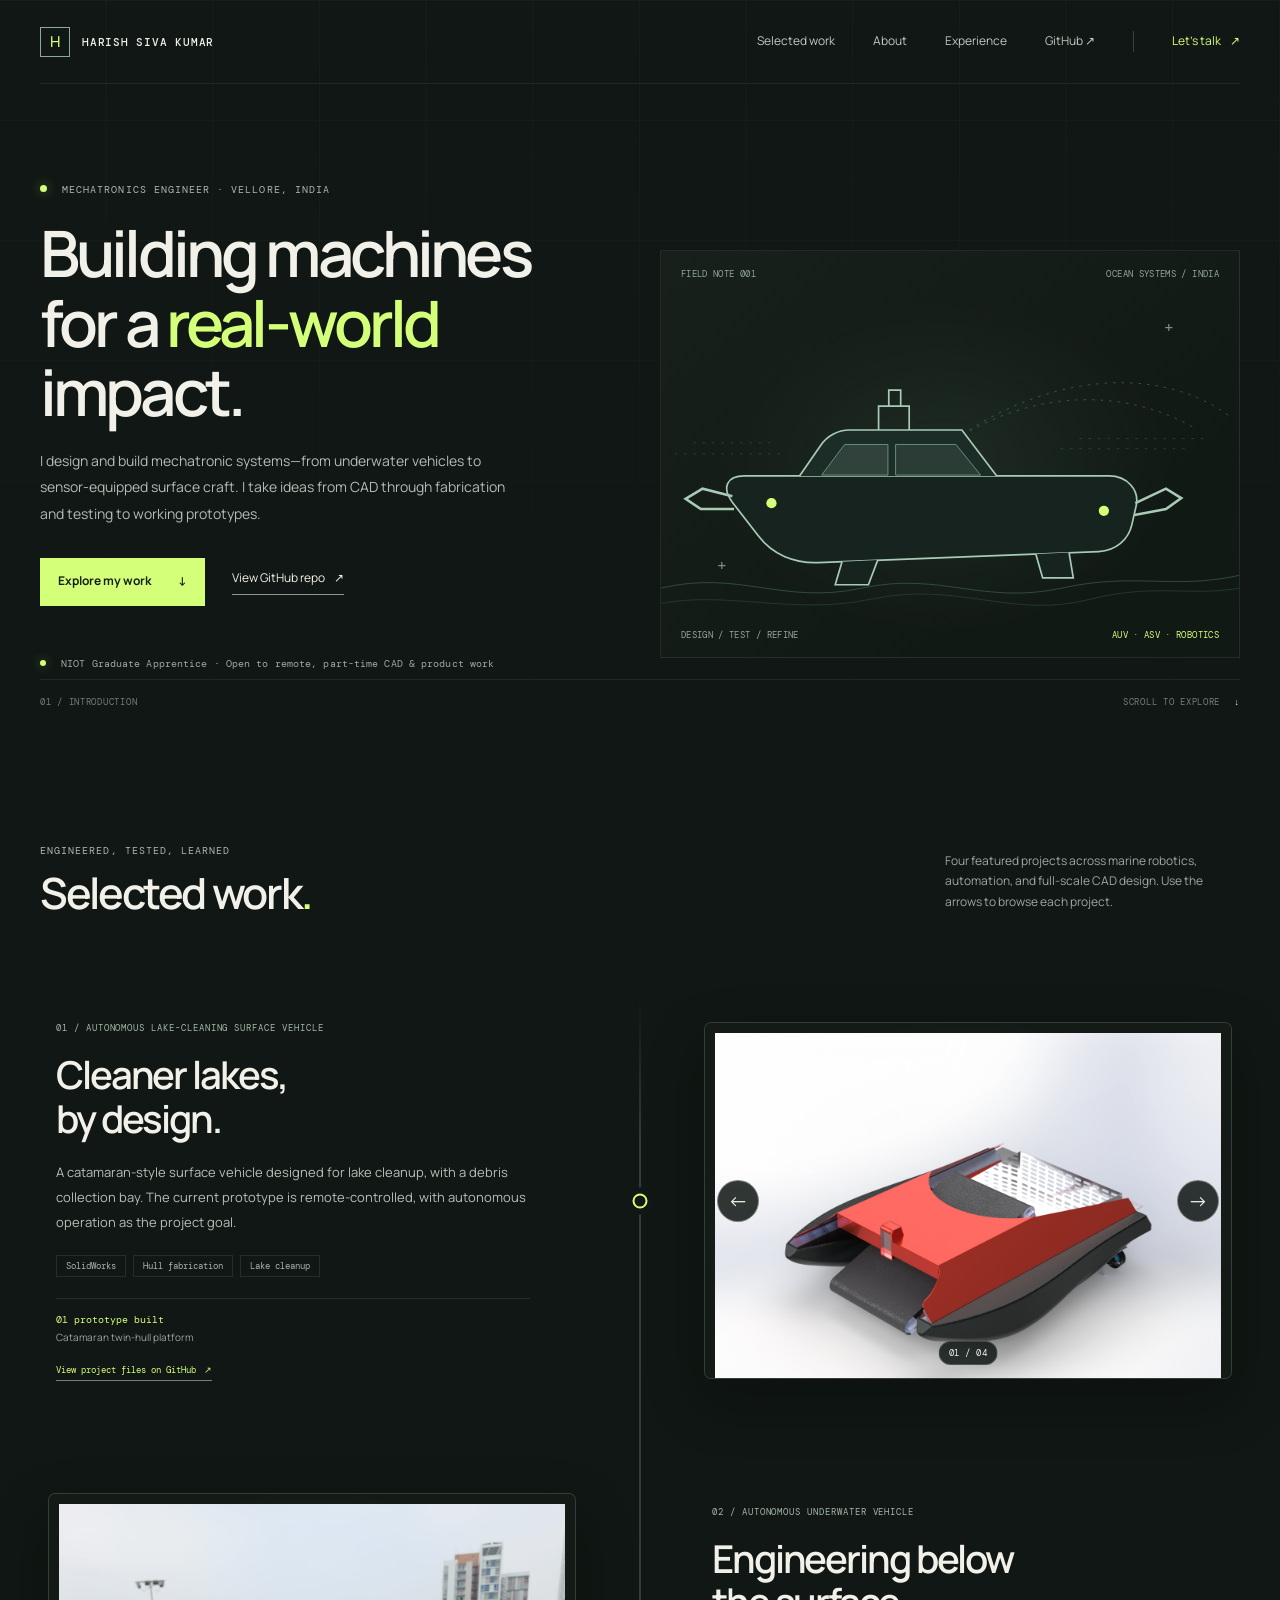
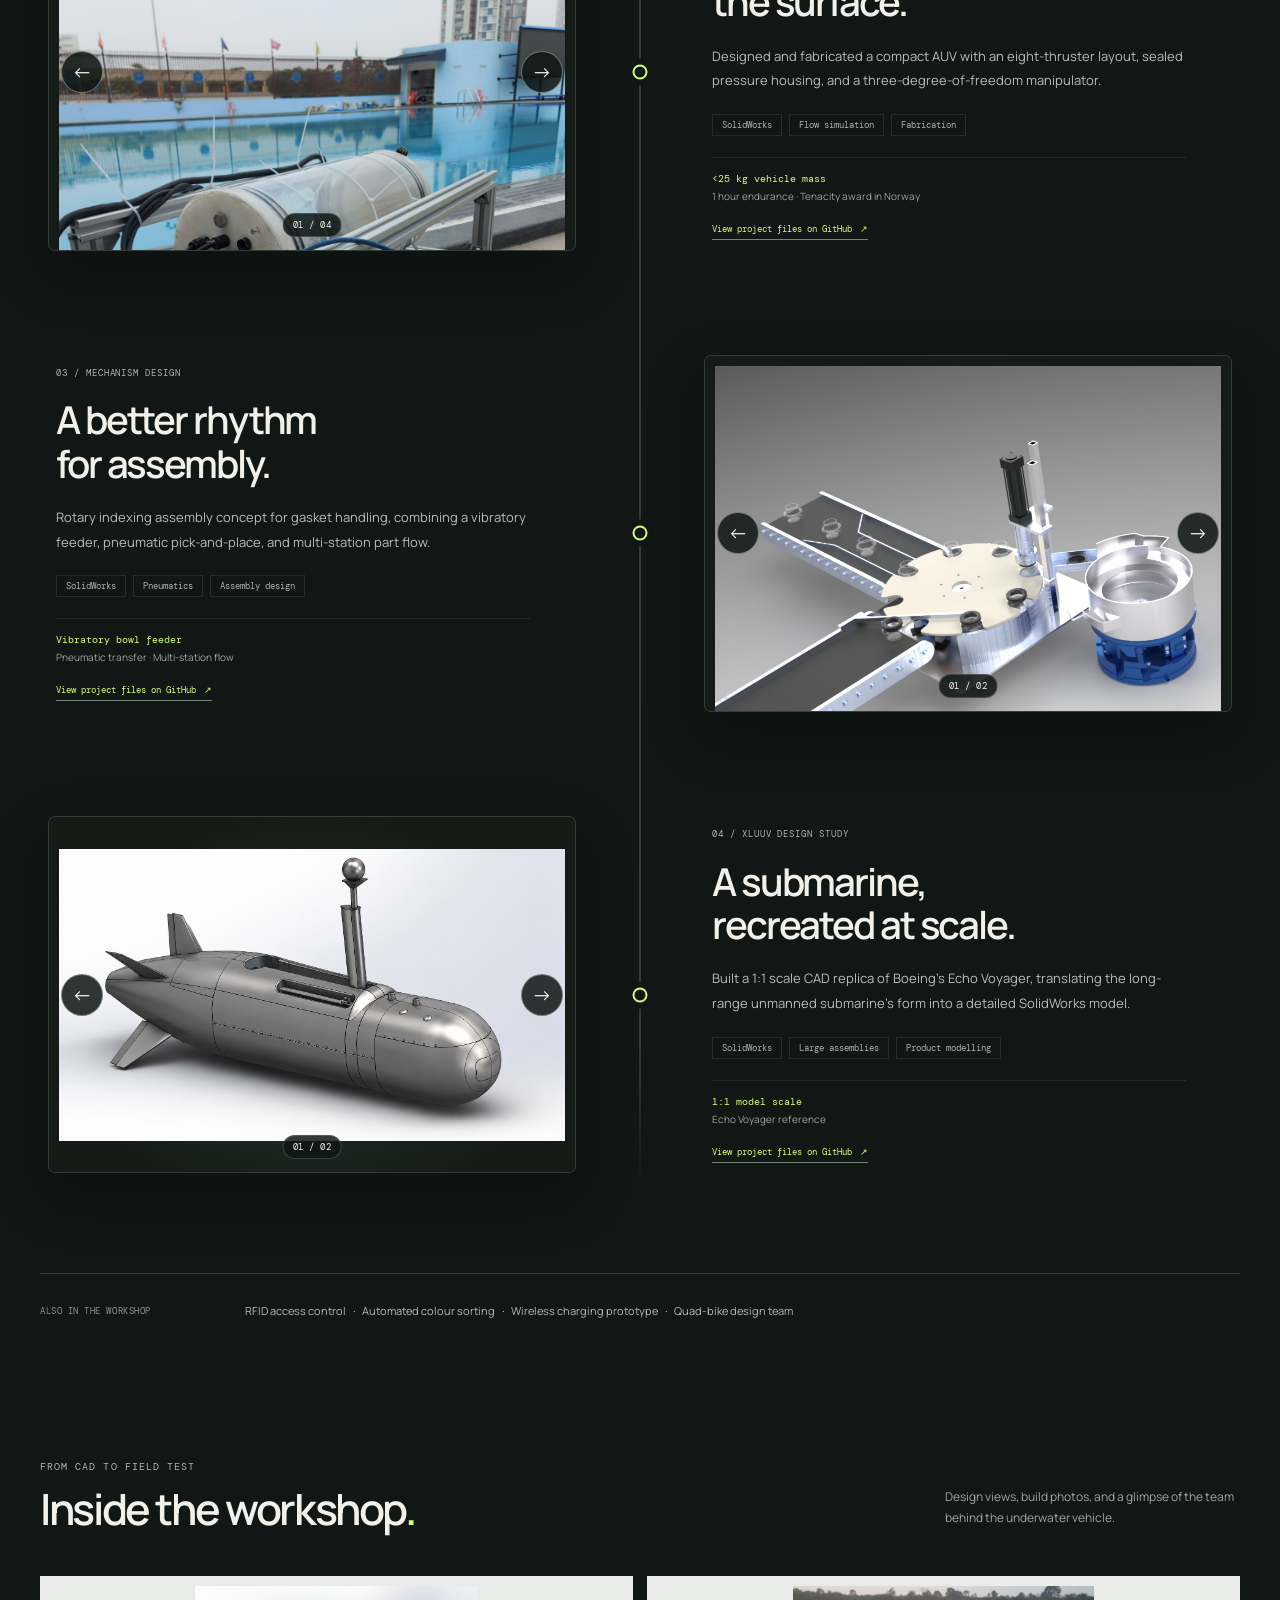
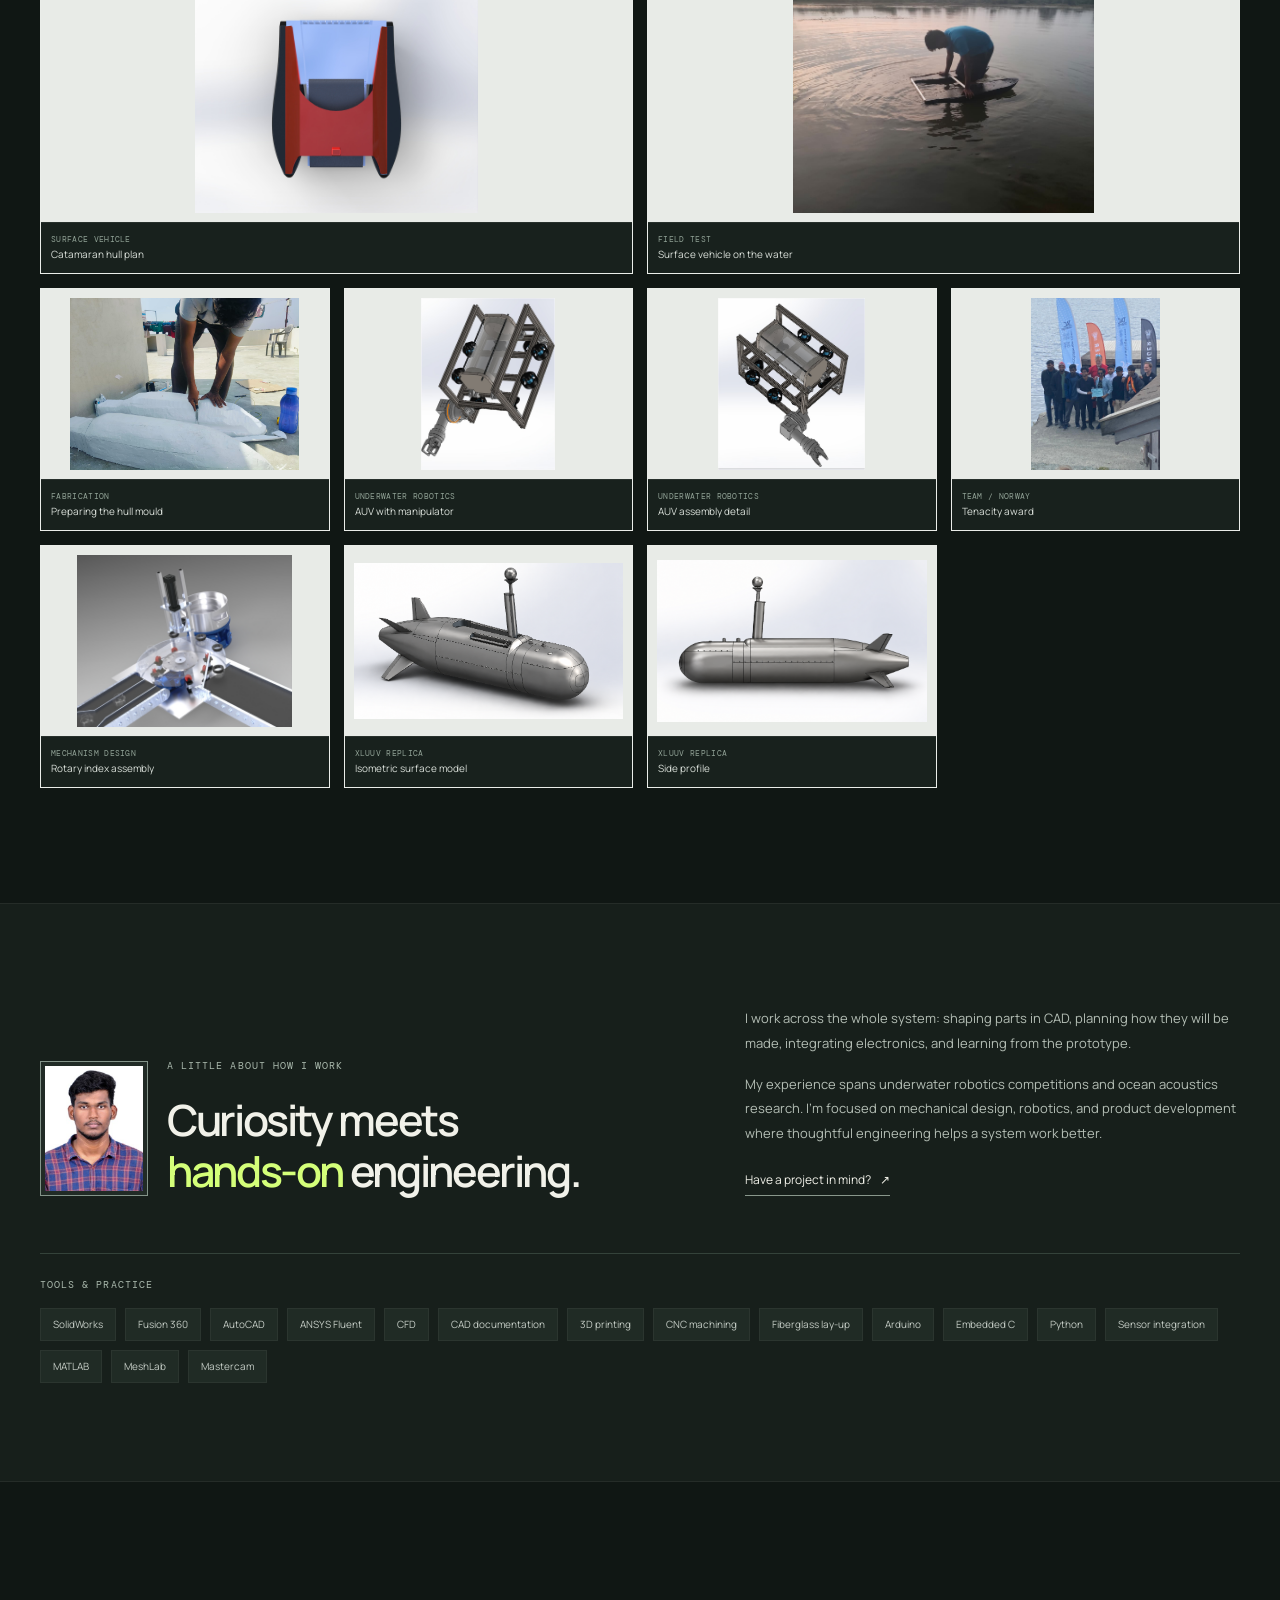
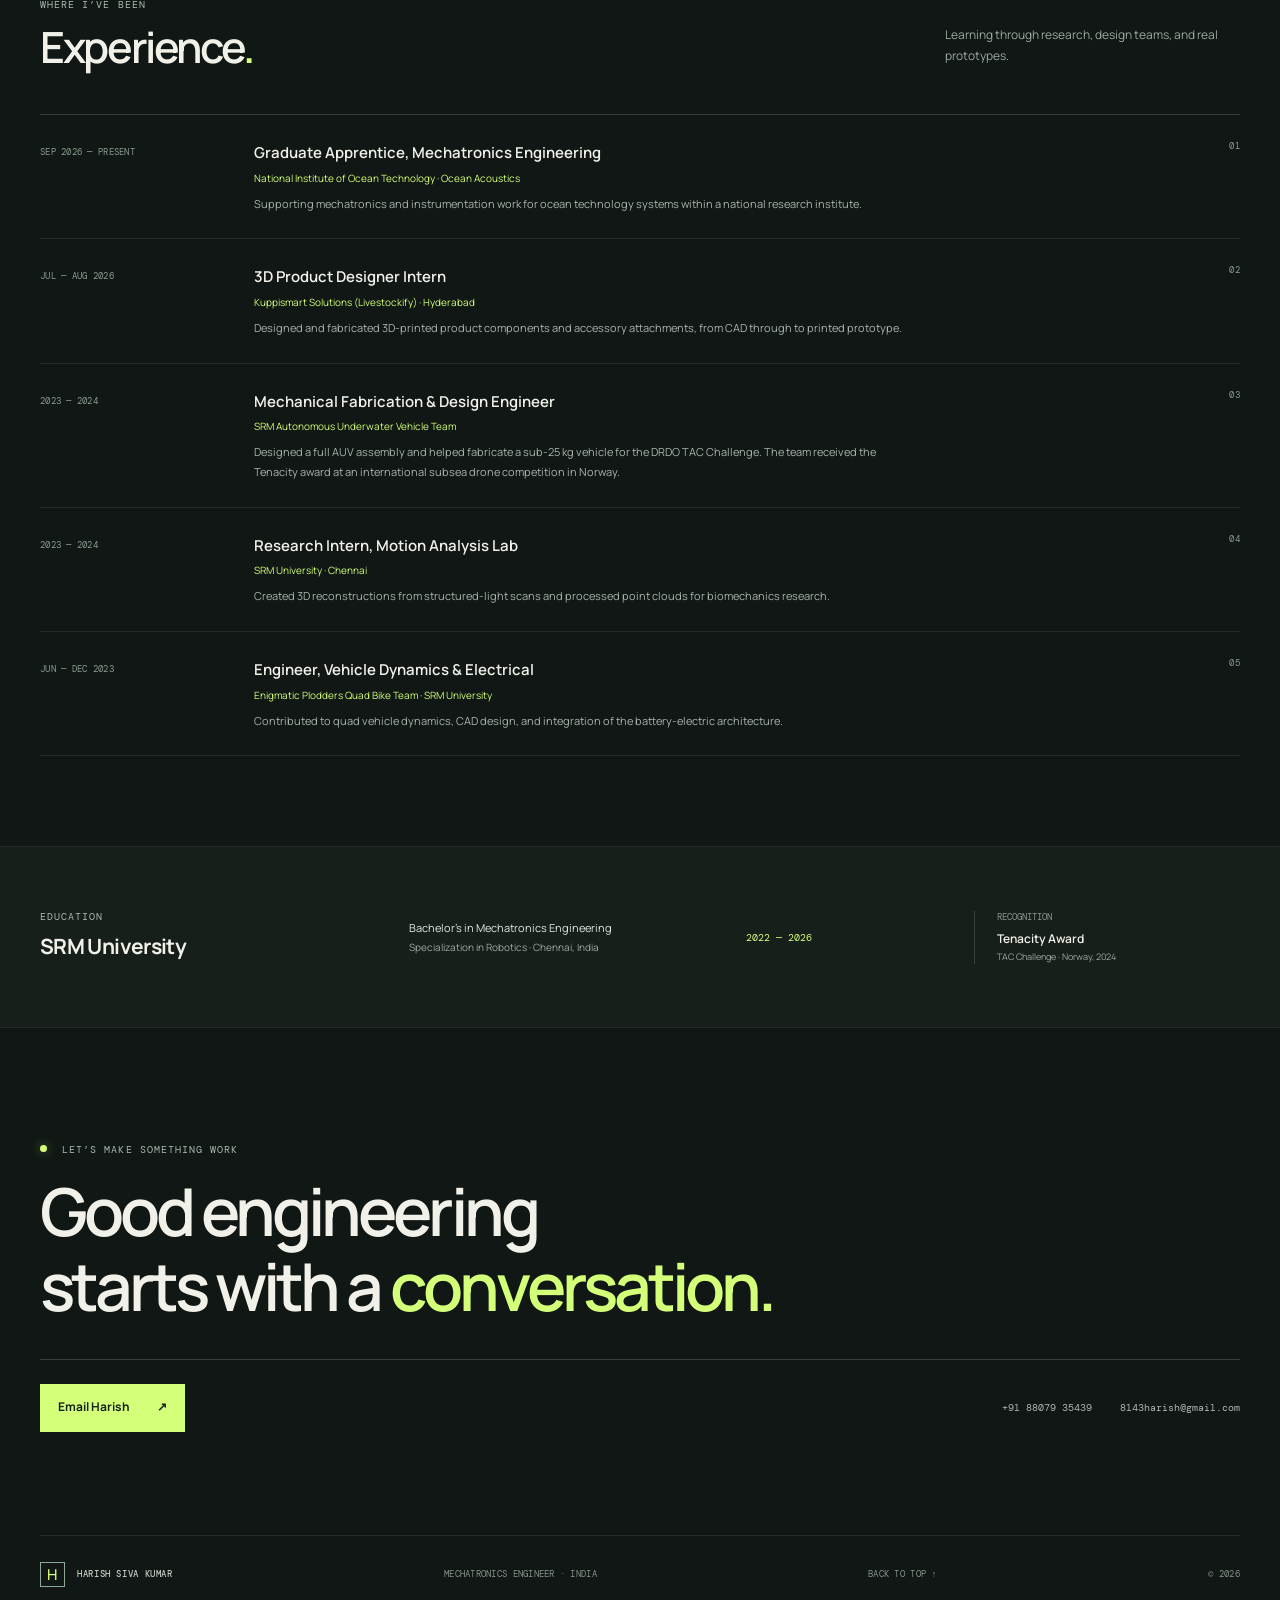
<file: index.html>
<!doctype html>
<html lang="en">
<head>
  <meta charset="utf-8">
  <meta name="viewport" content="width=device-width, initial-scale=1">
  <meta name="theme-color" content="#101714">
  <meta name="description" content="Harish Siva Kumar — Mechatronics engineer building underwater robots, smart vehicles, and practical hardware." />
  <title>Harish Siva Kumar — Mechatronics Engineer</title>
  <link rel="preconnect" href="https://fonts.googleapis.com">
  <link rel="preconnect" href="https://fonts.gstatic.com" crossorigin>
  <link href="https://fonts.googleapis.com/css2?family=DM+Mono:wght@400;500&family=Manrope:wght@400;500;600;700;800&display=swap" rel="stylesheet">
  <link rel="stylesheet" href="styles.css">
  <script src="script.js" defer></script>
</head>
<body>
  <div class="page-grid" aria-hidden="true"></div>
  <header class="topbar wrap">
    <a class="wordmark" href="#top" aria-label="Harish Siva Kumar home"><span class="mark">H</span><span>HARISH SIVA KUMAR</span></a>
    <button class="menu-toggle" aria-expanded="false" aria-controls="site-nav" aria-label="Open navigation"><span></span><span></span></button>
    <nav id="site-nav" class="nav">
      <a href="#work">Selected work</a><a href="#about">About</a><a href="#experience">Experience</a><a href="https://github.com/harishbefun" target="_blank" rel="noreferrer">GitHub <span>↗</span></a>
      <a class="nav-contact" href="mailto:8143harish@gmail.com">Let’s talk <span>↗</span></a>
    </nav>
  </header>

  <main id="top">
    <section class="hero wrap">
      <div class="hero-copy">
        <p class="eyebrow"><i></i> MECHATRONICS ENGINEER <span>·</span> VELLORE, INDIA</p>
        <h1>Building machines<br>for a <em>real-world</em> impact.</h1>
        <p class="intro">I design and build mechatronic systems—from underwater vehicles to sensor-equipped surface craft. I take ideas from CAD through fabrication and testing to working prototypes.</p>
        <div class="hero-actions"><a class="button button-primary" href="#work">Explore my work <span>↓</span></a><a class="text-link" href="https://github.com/harishbefun/Harish_sivakumar" target="_blank" rel="noreferrer">View GitHub repo <span>↗</span></a></div>
        <div class="availability"><span class="pulse"></span> NIOT Graduate Apprentice · Open to remote, part-time CAD &amp; product work</div>
      </div>
      <div class="hero-art" aria-label="Abstract technical illustration of an underwater vehicle" role="img">
        <div class="art-label label-top"><span>FIELD NOTE 001</span><span>OCEAN SYSTEMS / INDIA</span></div>
        <svg class="submarine" viewBox="0 0 680 390" fill="none" xmlns="http://www.w3.org/2000/svg" aria-hidden="true">
          <path class="sonar sonar-a" d="M322 188C416 113 538 104 628 157"/><path class="sonar sonar-b" d="M322 188C443 90 585 80 669 143"/>
          <path d="M98 213H527C548 213 563 229 559 248L554 270C550 288 535 301 515 302L185 315C156 316 131 305 115 284L84 244C71 226 78 213 98 213Z" fill="#17231F" stroke="#A7CBB5" stroke-width="2"/>
          <path d="M163 213L188 177C195 166 208 159 222 159H354L395 213" fill="#1C2C26" stroke="#A7CBB5" stroke-width="2"/>
          <path d="M216 176H267V212H189L216 176Z" fill="#A9C7B7" fill-opacity=".14" stroke="#6F9E85"/>
          <path d="M276 176H347L376 212H276V176Z" fill="#A9C7B7" fill-opacity=".1" stroke="#6F9E85"/>
          <path d="M84 237L49 228L29 240L47 252L86 252M558 245L594 228L612 239L594 252L557 259" stroke="#A7CBB5" stroke-width="3"/>
          <path d="M213 314L205 341H244L255 312M441 305L449 333H485L480 303" fill="#17231F" stroke="#A7CBB5" stroke-width="2"/>
          <circle cx="130" cy="245" r="6" fill="#D4FF79"/><circle cx="521" cy="254" r="6" fill="#D4FF79"/>
          <path d="M256 159V131H292V159M268 131V112H282V131" stroke="#A7CBB5" stroke-width="2"/>
          <path d="M0 345C92 323 143 365 236 345C329 325 378 365 471 345C557 326 603 347 680 330" stroke="#355344" stroke-width="1"/>
          <path d="M0 363C80 348 156 377 247 358C349 336 412 382 505 358C581 339 620 355 680 345" stroke="#263D32" stroke-width="1"/>
          <path d="M16 187H143M38 174H132M470 181H617M492 169H645" stroke="#50725E" stroke-opacity=".45" stroke-dasharray="3 8"/>
        </svg>
        <div class="art-label label-bottom"><span>DESIGN / TEST / REFINE</span><span class="coord">AUV · ASV · ROBOTICS</span></div>
        <span class="cross cross-one">+</span><span class="cross cross-two">+</span>
      </div>
      <div class="hero-meta"><span>01 / INTRODUCTION</span><span>SCROLL TO EXPLORE <b>↓</b></span></div>
    </section>

    <section id="work" class="section wrap work-section">
      <div class="section-head"><div><p class="eyebrow">ENGINEERED, TESTED, LEARNED</p><h2>Selected work<span class="lime">.</span></h2></div><p class="section-note">Four featured projects across marine robotics, automation, and full-scale CAD design. Use the arrows to browse each project.</p></div>
      <div class="project-story-list">
        <article class="project-story">
          <div class="story-copy"><p class="eyebrow">01 / AUTONOMOUS LAKE-CLEANING SURFACE VEHICLE</p><h3>Cleaner lakes,<br>by design.</h3><p>A catamaran-style surface vehicle designed for lake cleanup, with a debris collection bay. The current prototype is remote-controlled, with autonomous operation as the project goal.</p><div class="tag-list"><span>SolidWorks</span><span>Hull fabrication</span><span>Lake cleanup</span></div><p class="story-fact"><b>01 prototype built</b><span>Catamaran twin-hull platform</span></p><a class="project-source" href="https://github.com/harishbefun/Harish_sivakumar/tree/main/assets/alcsv" target="_blank" rel="noreferrer">View project files on GitHub <span>↗</span></a></div>
          <div class="story-carousel" data-carousel aria-label="Lake-cleaning surface vehicle images"><div class="story-slides"><figure class="story-slide is-active"><img src="assets/alcsv/WhatsApp Image 2026-01-20 at 2.46.05 PM.jpeg" alt="CAD rendering of the lake-cleaning catamaran vehicle" loading="lazy"></figure><figure class="story-slide" hidden><img src="assets/alcsv/WhatsApp Image 2026-01-20 at 2.48.15 PM.jpeg" alt="Top view of the catamaran hull design" loading="lazy"></figure><figure class="story-slide" hidden><img src="assets/alcsv/WhatsApp Image 2026-05-01 at 10.44.33 PM.jpeg" alt="Lake-cleaning surface vehicle prototype during a water test" loading="lazy"></figure><figure class="story-slide" hidden><img src="assets/alcsv/WhatsApp Image 2026-05-01 at 10.44.34 PM.jpeg" alt="Foam hull mould fabrication for the surface vehicle" loading="lazy"></figure></div><div class="story-controls"><button type="button" class="story-arrow" data-prev aria-label="Previous lake-cleaning vehicle image">←</button><span class="story-count" aria-live="polite">01 / 04</span><button type="button" class="story-arrow" data-next aria-label="Next lake-cleaning vehicle image">→</button></div></div>
        </article>
        <article class="project-story">
          <div class="story-copy"><p class="eyebrow">02 / AUTONOMOUS UNDERWATER VEHICLE</p><h3>Engineering below<br>the surface.</h3><p>Designed and fabricated a compact AUV with an eight-thruster layout, sealed pressure housing, and a three-degree-of-freedom manipulator.</p><div class="tag-list"><span>SolidWorks</span><span>Flow simulation</span><span>Fabrication</span></div><p class="story-fact"><b>&lt;25 kg vehicle mass</b><span>1 hour endurance · Tenacity award in Norway</span></p><a class="project-source" href="https://github.com/harishbefun/Harish_sivakumar/tree/main/assets/auv" target="_blank" rel="noreferrer">View project files on GitHub <span>↗</span></a></div>
          <div class="story-carousel" data-carousel aria-label="Autonomous underwater vehicle images"><div class="story-slides"><figure class="story-slide is-active"><img src="assets/auv/1000003576.jpg" alt="Built underwater vehicle during a pool test" loading="lazy"></figure><figure class="story-slide" hidden><img src="assets/auv/1000081979.jpg" alt="AUV CAD assembly showing the frame, thrusters, and manipulator" loading="lazy"></figure><figure class="story-slide" hidden><img src="assets/auv/1000081980.jpg" alt="Alternate CAD view of the underwater vehicle assembly" loading="lazy"></figure><figure class="story-slide" hidden><img src="assets/auv/1000005878.jpg" alt="SRM AUV team at the Norway competition" loading="lazy"></figure></div><div class="story-controls"><button type="button" class="story-arrow" data-prev aria-label="Previous AUV image">←</button><span class="story-count" aria-live="polite">01 / 04</span><button type="button" class="story-arrow" data-next aria-label="Next AUV image">→</button></div></div>
        </article>
        <article class="project-story">
          <div class="story-copy"><p class="eyebrow">03 / MECHANISM DESIGN</p><h3>A better rhythm<br>for assembly.</h3><p>Rotary indexing assembly concept for gasket handling, combining a vibratory feeder, pneumatic pick-and-place, and multi-station part flow.</p><div class="tag-list"><span>SolidWorks</span><span>Pneumatics</span><span>Assembly design</span></div><p class="story-fact"><b>Vibratory bowl feeder</b><span>Pneumatic transfer · Multi-station flow</span></p><a class="project-source" href="https://github.com/harishbefun/Harish_sivakumar/tree/main/assets/gasket" target="_blank" rel="noreferrer">View project files on GitHub <span>↗</span></a></div>
          <div class="story-carousel" data-carousel aria-label="Gasket-handling automation images"><div class="story-slides"><figure class="story-slide is-active"><img src="assets/gasket/1000088802.jpg" alt="CAD rendering of rotary indexing and vibratory feeder assembly" loading="lazy"></figure><figure class="story-slide" hidden><img src="assets/gasket/1000088801.jpg" alt="Alternate CAD view of the gasket rotary indexing system" loading="lazy"></figure></div><div class="story-controls"><button type="button" class="story-arrow" data-prev aria-label="Previous automation image">←</button><span class="story-count" aria-live="polite">01 / 02</span><button type="button" class="story-arrow" data-next aria-label="Next automation image">→</button></div></div>
        </article>
        <article class="project-story">
          <div class="story-copy"><p class="eyebrow">04 / XLUUV DESIGN STUDY</p><h3>A submarine,<br>recreated at scale.</h3><p>Built a 1:1 scale CAD replica of Boeing’s Echo Voyager, translating the long-range unmanned submarine’s form into a detailed SolidWorks model.</p><div class="tag-list"><span>SolidWorks</span><span>Large assemblies</span><span>Product modelling</span></div><p class="story-fact"><b>1:1 model scale</b><span>Echo Voyager reference</span></p><a class="project-source" href="https://github.com/harishbefun/Harish_sivakumar/tree/main/assets/xluuv" target="_blank" rel="noreferrer">View project files on GitHub <span>↗</span></a></div>
          <div class="story-carousel" data-carousel aria-label="XLUUV CAD model images"><div class="story-slides"><figure class="story-slide is-active"><img src="assets/xluuv/1000088427.png" alt="Isometric CAD model of the 1:1 scale Echo Voyager XLUUV replica" loading="lazy"></figure><figure class="story-slide" hidden><img src="assets/xluuv/1000088428.png" alt="Side profile of the Echo Voyager XLUUV CAD replica" loading="lazy"></figure></div><div class="story-controls"><button type="button" class="story-arrow" data-prev aria-label="Previous XLUUV image">←</button><span class="story-count" aria-live="polite">01 / 02</span><button type="button" class="story-arrow" data-next aria-label="Next XLUUV image">→</button></div></div>
        </article>
      </div>
      <div class="more-work"><span>ALSO IN THE WORKSHOP</span><p>RFID access control <i>·</i> Automated colour sorting <i>·</i> Wireless charging prototype <i>·</i> Quad-bike design team</p></div>
    </section>

    <section class="gallery-section wrap" aria-labelledby="gallery-title"><div class="section-head"><div><p class="eyebrow">FROM CAD TO FIELD TEST</p><h2 id="gallery-title">Inside the workshop<span class="lime">.</span></h2></div><p class="section-note">Design views, build photos, and a glimpse of the team behind the underwater vehicle.</p></div><div class="image-gallery">
      <figure class="gallery-item gallery-wide"><img src="assets/alcsv/WhatsApp Image 2026-01-20 at 2.48.15 PM.jpeg" alt="Top view of the catamaran surface vehicle CAD design" loading="lazy"><figcaption><span>SURFACE VEHICLE</span><span>Catamaran hull plan</span></figcaption></figure>
      <figure class="gallery-item gallery-wide"><img src="assets/alcsv/WhatsApp Image 2026-05-01 at 10.44.33 PM.jpeg" alt="Testing the surface vehicle prototype on the water" loading="lazy"><figcaption><span>FIELD TEST</span><span>Surface vehicle on the water</span></figcaption></figure>
      <figure class="gallery-item"><img src="assets/alcsv/WhatsApp Image 2026-05-01 at 10.44.34 PM.jpeg" alt="Shaping a foam mould for surface vehicle fabrication" loading="lazy"><figcaption><span>FABRICATION</span><span>Preparing the hull mould</span></figcaption></figure>
      <figure class="gallery-item"><img src="assets/auv/1000081979.jpg" alt="AUV CAD assembly showing the frame, thrusters, and manipulator" loading="lazy"><figcaption><span>UNDERWATER ROBOTICS</span><span>AUV with manipulator</span></figcaption></figure>
      <figure class="gallery-item"><img src="assets/auv/1000081980.jpg" alt="Alternate CAD view of the underwater vehicle assembly" loading="lazy"><figcaption><span>UNDERWATER ROBOTICS</span><span>AUV assembly detail</span></figcaption></figure>
      <figure class="gallery-item"><img src="assets/auv/1000005878.jpg" alt="SRM AUV team receiving the Tenacity award at the Norway competition" loading="lazy"><figcaption><span>TEAM / NORWAY</span><span>Tenacity award</span></figcaption></figure>
      <figure class="gallery-item"><img src="assets/gasket/1000088801.jpg" alt="Alternate CAD view of the gasket rotary indexing system" loading="lazy"><figcaption><span>MECHANISM DESIGN</span><span>Rotary index assembly</span></figcaption></figure>
      <figure class="gallery-item"><img src="assets/xluuv/1000088427.png" alt="XLUUV CAD replica, isometric view" loading="lazy"><figcaption><span>XLUUV REPLICA</span><span>Isometric surface model</span></figcaption></figure>
      <figure class="gallery-item"><img src="assets/xluuv/1000088428.png" alt="XLUUV CAD replica, side profile" loading="lazy"><figcaption><span>XLUUV REPLICA</span><span>Side profile</span></figcaption></figure>
    </div></section>

    <section id="about" class="about-section"><div class="wrap about-grid"><div class="about-identity"><img class="profile-photo" src="assets/profile/WhatsApp Image 2026-07-04 at 10.58.55 PM.jpeg" alt="Portrait of Harish Siva Kumar" loading="lazy"><div><p class="eyebrow">A LITTLE ABOUT HOW I WORK</p><h2>Curiosity meets<br><em>hands-on</em> engineering.</h2></div></div><div class="about-copy"><p>I work across the whole system: shaping parts in CAD, planning how they will be made, integrating electronics, and learning from the prototype.</p><p>My experience spans underwater robotics competitions and ocean acoustics research. I’m focused on mechanical design, robotics, and product development where thoughtful engineering helps a system work better.</p><a class="text-link" href="mailto:8143harish@gmail.com">Have a project in mind? <span>↗</span></a></div><div class="skills-block"><p class="eyebrow">TOOLS &amp; PRACTICE</p><div class="skill-grid"><span>SolidWorks</span><span>Fusion 360</span><span>AutoCAD</span><span>ANSYS Fluent</span><span>CFD</span><span>CAD documentation</span><span>3D printing</span><span>CNC machining</span><span>Fiberglass lay-up</span><span>Arduino</span><span>Embedded C</span><span>Python</span><span>Sensor integration</span><span>MATLAB</span><span>MeshLab</span><span>Mastercam</span></div></div></div></section>

    <section id="experience" class="section wrap experience-section"><div class="section-head"><div><p class="eyebrow">WHERE I’VE BEEN</p><h2>Experience<span class="lime">.</span></h2></div><p class="section-note">Learning through research, design teams, and real prototypes.</p></div><div class="timeline">
      <article class="timeline-item"><span class="timeline-date">SEP 2026 — PRESENT</span><div><h3>Graduate Apprentice, Mechatronics Engineering</h3><p class="timeline-place">National Institute of Ocean Technology · Ocean Acoustics</p><p>Supporting mechatronics and instrumentation work for ocean technology systems within a national research institute.</p></div><span class="timeline-index">01</span></article>
      <article class="timeline-item"><span class="timeline-date">JUL — AUG 2026</span><div><h3>3D Product Designer Intern</h3><p class="timeline-place">Kuppismart Solutions (Livestockify) · Hyderabad</p><p>Designed and fabricated 3D-printed product components and accessory attachments, from CAD through to printed prototype.</p></div><span class="timeline-index">02</span></article>
      <article class="timeline-item"><span class="timeline-date">2023 — 2024</span><div><h3>Mechanical Fabrication &amp; Design Engineer</h3><p class="timeline-place">SRM Autonomous Underwater Vehicle Team</p><p>Designed a full AUV assembly and helped fabricate a sub-25 kg vehicle for the DRDO TAC Challenge. The team received the Tenacity award at an international subsea drone competition in Norway.</p></div><span class="timeline-index">03</span></article>
      <article class="timeline-item"><span class="timeline-date">2023 — 2024</span><div><h3>Research Intern, Motion Analysis Lab</h3><p class="timeline-place">SRM University · Chennai</p><p>Created 3D reconstructions from structured-light scans and processed point clouds for biomechanics research.</p></div><span class="timeline-index">04</span></article>
      <article class="timeline-item"><span class="timeline-date">JUN — DEC 2023</span><div><h3>Engineer, Vehicle Dynamics &amp; Electrical</h3><p class="timeline-place">Enigmatic Plodders Quad Bike Team · SRM University</p><p>Contributed to quad vehicle dynamics, CAD design, and integration of the battery-electric architecture.</p></div><span class="timeline-index">05</span></article>
    </div></section>

    <section class="education-section"><div class="wrap education-row"><div><p class="eyebrow">EDUCATION</p><h2>SRM University</h2></div><p>Bachelor’s in Mechatronics Engineering<br><span>Specialization in Robotics · Chennai, India</span></p><p class="edu-date">2022 — 2026</p><div class="award"><span>RECOGNITION</span><b>Tenacity Award</b><small>TAC Challenge · Norway, 2024</small></div></div></section>

    <section class="contact-section wrap"><p class="eyebrow"><i></i> LET’S MAKE SOMETHING WORK</p><h2>Good engineering<br>starts with a <em>conversation.</em></h2><div class="contact-bottom"><a class="button button-primary" href="mailto:8143harish@gmail.com">Email Harish <span>↗</span></a><div><a href="tel:+918807935439">+91 88079 35439</a><a href="mailto:8143harish@gmail.com">8143harish@gmail.com</a></div></div></section>
  </main>
  <footer class="footer wrap"><a class="wordmark" href="#top"><span class="mark">H</span><span>HARISH SIVA KUMAR</span></a><span>MECHATRONICS ENGINEER · INDIA</span><a href="#top">BACK TO TOP ↑</a><span>© <span id="year"></span></span></footer>
</body>
</html>
</file>
<file: styles.css>
:root{--bg:#101714;--panel:#18211d;--panel2:#202b25;--ink:#f1f1e9;--muted:#9da99f;--line:#34423a;--lime:#d4ff79;--green:#95b6a1;--mono:'DM Mono',monospace;--sans:'Manrope',sans-serif}*{box-sizing:border-box}html{scroll-behavior:smooth;scroll-padding-top:84px}body{margin:0;background:var(--bg);color:var(--ink);font-family:var(--sans);font-size:15px;line-height:1.7;-webkit-font-smoothing:antialiased;overflow-x:hidden}.page-grid{position:fixed;inset:0;pointer-events:none;opacity:.13;background-image:linear-gradient(90deg,transparent calc(100% - 1px),#829689 100%),linear-gradient(0deg,transparent calc(100% - 1px),#829689 100%);background-size:8.3333% 100%,100% 120px;mask-image:linear-gradient(to bottom,#000 0%,transparent 85%);z-index:0}.wrap{width:min(1200px,calc(100% - 80px));margin:0 auto;position:relative;z-index:1}.topbar{height:84px;display:flex;align-items:center;justify-content:space-between;border-bottom:1px solid #ffffff12}.wordmark{display:inline-flex;align-items:center;gap:12px;text-decoration:none;color:var(--ink);font:500 11px var(--mono);letter-spacing:.07em}.mark{height:30px;width:30px;display:grid;place-items:center;border:1px solid #8cab97;color:var(--lime);font:500 15px var(--sans);transform:rotate(-45deg)}.mark::first-letter{transform:rotate(45deg)}.wordmark .mark{transform:none}.nav{display:flex;align-items:center;gap:38px}.nav a,.footer a{color:#c1c9c1;text-decoration:none;font-size:12px;transition:color .2s}.nav a:hover,.footer a:hover,.text-link:hover{color:var(--lime)}.nav .nav-contact{border-left:1px solid var(--line);padding-left:38px;color:var(--lime)}.nav-contact span,.text-link span{padding-left:7px}.menu-toggle{display:none}.hero{min-height:640px;padding-top:99px;display:grid;grid-template-columns:1.02fr .98fr;align-items:center;column-gap:16px}.hero-copy{padding-bottom:54px}.eyebrow{margin:0 0 22px;font:10px var(--mono);letter-spacing:.105em;color:#aab9ad}.eyebrow i,.pulse{display:inline-block;width:7px;height:7px;background:var(--lime);border-radius:50%;margin-right:8px;vertical-align:1px;box-shadow:0 0 12px #d4ff796e}.hero h1{margin:0 0 22px;font-size:clamp(43px,5vw,68px);line-height:1.08;letter-spacing:-.06em;font-weight:600}.hero h1 em,.about-grid h2 em,.contact-section h2 em{color:var(--lime);font-style:normal}.intro{max-width:490px;color:#b3bcb4;font-size:14px;line-height:1.9}.hero-actions{display:flex;align-items:center;gap:27px;margin-top:30px}.button{min-height:48px;display:inline-flex;align-items:center;justify-content:center;gap:27px;padding:0 18px;text-decoration:none;font-size:12px;font-weight:700;transition:transform .2s,background .2s}.button:hover{transform:translateY(-2px)}.button-primary{background:var(--lime);color:#172019}.button-primary:hover{background:#e1ff9e}.text-link{color:var(--ink);font-size:12px;text-decoration:none;border-bottom:1px solid #89978c;padding-bottom:5px;transition:color .2s}.availability{margin-top:51px;color:#9da99f;font:10px var(--mono);letter-spacing:.01em}.pulse{width:6px;height:6px;margin-right:9px}.hero-art{position:relative;height:408px;background:radial-gradient(ellipse at 49% 53%,#334a3a55,transparent 54%),linear-gradient(145deg,#17201b,#111915 75%);border:1px solid #ffffff12;overflow:hidden}.hero-art:before,.project-visual:before{content:"";position:absolute;inset:0;background:linear-gradient(90deg,transparent 49.8%,#adc4ae15 50%,transparent 50.2%),linear-gradient(0deg,transparent 49.8%,#adc4ae15 50%,transparent 50.2%);background-size:56px 56px;mask-image:radial-gradient(ellipse,#000 10%,transparent 76%)}.submarine{position:absolute;width:100%;top:50%;left:50%;transform:translate(-50%,-48%);overflow:visible}.sonar{stroke:#9cc4a3;stroke-opacity:.35;stroke-dasharray:3 7}.art-label{position:absolute;left:20px;right:20px;display:flex;justify-content:space-between;z-index:2;font:9px var(--mono);letter-spacing:.04em;color:#92a69a}.label-top{top:17px}.label-bottom{bottom:16px}.coord{color:var(--lime)}.cross{position:absolute;color:#799181;font:16px var(--mono)}.cross-one{top:66px;right:65px}.cross-two{bottom:81px;left:56px}.hero-meta{position:absolute;bottom:0;left:0;right:0;display:flex;justify-content:space-between;padding:16px 0;color:#718078;font:9px var(--mono);letter-spacing:.08em;border-top:1px solid #ffffff12}.hero-meta b{color:var(--lime);padding-left:8px}.section{padding-top:120px;padding-bottom:115px}.section-head{display:flex;justify-content:space-between;align-items:end;margin-bottom:43px}.section-head .eyebrow{margin-bottom:12px}.section h2,.section-head h2{font-size:43px;letter-spacing:-.055em;line-height:1.12;font-weight:600;margin:0}.lime{color:var(--lime)}.section-note{max-width:295px;margin:0 0 5px;color:var(--muted);font-size:12px}.projects{display:grid;grid-template-columns:1fr 1fr;gap:54px 22px}.project{border:1px solid #ffffff12;background:#151d19}.project-feature{grid-column:1/-1;display:grid;grid-template-columns:1.13fr .87fr}.project-visual{height:270px;position:relative;overflow:hidden;background-color:#1a2820}.project-feature .project-visual{height:100%;min-height:350px}.visual-asv{background:radial-gradient(ellipse at 50% 70%,#3a59458c,transparent 50%),linear-gradient(140deg,#23352b,#151e19)}.visual-auv{background:radial-gradient(ellipse at 50% 55%,#214e53a6,transparent 48%),linear-gradient(140deg,#172b30,#151c20)}.visual-index{background:radial-gradient(ellipse at 53% 55%,#5f493480,transparent 47%),linear-gradient(140deg,#30271e,#1b1b18)}.visual-tag,.visual-coord{position:absolute;z-index:2;left:19px;font:9px var(--mono);letter-spacing:.06em;color:#c0d1c3}.visual-tag{top:17px}.visual-coord{bottom:15px;color:#95a398}.water-lines{position:absolute;inset:52% -10% -10%;border-radius:50%;border-top:1px solid #8eb9a633;background:repeating-radial-gradient(ellipse at 50% 0%,transparent 0 24px,#9ac4aa14 25px 26px,transparent 27px 47px)}.boat{position:absolute;top:49%;left:49%;width:65%;height:110px;transform:translate(-50%,-50%);filter:drop-shadow(0 15px 16px #080e0a88)}.boat-hull{position:absolute;bottom:8px;left:5%;width:90%;height:48px;background:linear-gradient(170deg,#b1c8b9,#627f6e 70%);clip-path:polygon(0 0,100% 0,88% 68%,71% 100%,24% 100%,8% 67%)}.boat-deck{position:absolute;z-index:1;left:20%;top:26px;width:55%;height:29px;background:#31483a;border:1px solid #a3b9a8;clip-path:polygon(12% 0,84% 0,100% 100%,0 100%)}.boat-sensor{position:absolute;z-index:2;left:50%;top:9px;width:8px;height:20px;background:var(--lime);box-shadow:0 0 16px #d4ff7980}.boat-prop{position:absolute;z-index:1;right:3%;bottom:29px;width:17px;height:3px;background:#d1ddce;box-shadow:0 8px #d1ddce}.auv-art{position:absolute;top:50%;left:50%;width:78%;height:76px;transform:translate(-50%,-50%);background:linear-gradient(#95b1a5,#506d67);border:1px solid #bdd2c6;border-radius:48% 8% 8% 48%;box-shadow:0 20px 35px #080e1088}.auv-body:after{content:""}.auv-nose{position:absolute;right:-15px;top:13px;border-left:18px solid #85a49a;border-top:24px solid transparent;border-bottom:24px solid transparent}.auv-fin{position:absolute;left:26%;width:22px;height:30px;background:#6c8980;border:1px solid #a9c0b4}.fin-a{top:-24px;clip-path:polygon(0 100%,100% 100%,70% 0)}.fin-b{bottom:-26px;clip-path:polygon(0 0,100% 0,70% 100%)}.auv-arm{position:absolute;bottom:-35px;left:55%;width:3px;height:44px;background:#c5d1c7;transform:rotate(22deg);transform-origin:top}.auv-arm:after{content:"";position:absolute;bottom:0;left:-7px;width:15px;height:9px;border:2px solid var(--lime);border-radius:50%}.auv-thruster{position:absolute;top:27px;width:11px;height:20px;background:#16211e;border:1px solid #afc5b8}.t1{left:8%}.t2{left:76%}.bubble{position:absolute;border:1px solid #d1f4dc88;border-radius:50%}.b1{top:-33px;left:38px;width:8px;height:8px}.b2{top:-53px;left:55px;width:5px;height:5px}.index-art{position:absolute;top:51%;left:52%;width:176px;height:176px;transform:translate(-50%,-50%);border:1px solid #c1a97a88;border-radius:50%;background:radial-gradient(circle,#333027,#1b1c18 67%);box-shadow:0 20px 40px #08080877}.index-ring{position:absolute;inset:14px;border:2px solid #ba9b61;border-radius:50%;transform:rotate(15deg)}.index-ring:before{content:"";position:absolute;inset:12px;border:1px dashed #bfaa7b88;border-radius:50%}.index-ring i{position:absolute;width:13px;height:13px;border:1px solid #d3c49e;background:#51442e;border-radius:50%;left:calc(50% - 6.5px);top:calc(50% - 6.5px);transform:rotate(0deg) translateY(-65px)}.index-ring i:nth-child(2){transform:rotate(45deg) translateY(-65px)}.index-ring i:nth-child(3){transform:rotate(90deg) translateY(-65px)}.index-ring i:nth-child(4){transform:rotate(135deg) translateY(-65px)}.index-ring i:nth-child(5){transform:rotate(180deg) translateY(-65px)}.index-ring i:nth-child(6){transform:rotate(225deg) translateY(-65px)}.index-ring i:nth-child(7){transform:rotate(270deg) translateY(-65px)}.index-ring i:nth-child(8){transform:rotate(315deg) translateY(-65px)}.index-center{position:absolute;left:calc(50% - 19px);top:calc(50% - 19px);width:38px;height:38px;border:1px solid #d1bb8e;border-radius:50%;background:#413b2e}.index-arm{position:absolute;left:55%;top:4px;width:4px;height:66px;background:#c9b78c;transform:rotate(29deg);transform-origin:bottom}.index-arm:after{content:"";position:absolute;top:-7px;left:-4px;width:10px;height:10px;border:1px solid var(--lime);border-radius:50%}.index-feeder{position:absolute;top:39px;right:-27px;width:51px;height:35px;border:1px solid #bcaa82;background:#3a3428;transform:skewY(-18deg)}.project-info{padding:26px 27px 25px}.project-feature .project-info{padding:36px}.project-title{display:flex;justify-content:space-between;align-items:start}.project-title .eyebrow{font-size:9px;margin:0 0 9px;color:#a6b4a8}.project-title h3{font-size:24px;line-height:1.25;letter-spacing:-.04em;font-weight:600;margin:0}.project-feature .project-title h3{font-size:30px}.project-num{font:11px var(--mono);color:#718178}.project-info>p{font-size:12px;color:#a8b3aa;line-height:1.85;margin:19px 0}.tag-list{display:flex;flex-wrap:wrap;gap:7px}.tag-list span{border:1px solid #ffffff18;color:#a8b3aa;padding:4px 9px;font:9px var(--mono)}.project-facts{display:flex;gap:25px;padding-top:19px;margin-top:20px;border-top:1px solid #ffffff14;color:#9da99f;font-size:10px}.project-facts b{color:var(--lime);font-weight:500;font-family:var(--mono);margin-right:4px}.more-work{display:flex;gap:35px;padding-top:28px;border-top:1px solid var(--line);margin-top:48px}.more-work>span{flex:0 0 170px;color:#879589;font:9px var(--mono);letter-spacing:.06em;padding-top:3px}.more-work p{margin:0;font-size:11px;color:#b2bbb4}.more-work i{font-style:normal;color:var(--lime);padding:0 5px}.about-section{background:#171f1b;border-top:1px solid #ffffff0f;border-bottom:1px solid #ffffff0f;padding:102px 0 98px}.about-grid{display:grid;grid-template-columns:1fr .9fr;column-gap:13%;row-gap:57px}.about-grid h2{font-size:43px;line-height:1.19;letter-spacing:-.055em;font-weight:600;margin:0}.about-copy p{margin:0 0 16px;color:#b4beb5;font-size:13px;line-height:1.9}.about-copy .text-link{display:inline-block;margin-top:8px}.skills-block{grid-column:1/-1;border-top:1px solid var(--line);padding-top:24px}.skills-block .eyebrow{margin-bottom:17px}.skill-grid{display:flex;gap:9px;flex-wrap:wrap}.skill-grid span{background:#202b25;border:1px solid #ffffff0c;padding:7px 12px;color:#c3cbc4;font-size:10px}.experience-section{padding-top:116px;padding-bottom:90px}.timeline{border-top:1px solid var(--line)}.timeline-item{display:grid;grid-template-columns:190px 1fr 30px;gap:24px;padding:25px 0;border-bottom:1px solid #ffffff14}.timeline-date,.timeline-index{font:9px var(--mono);letter-spacing:.03em;color:#8a9b8e}.timeline-date{padding-top:6px}.timeline-item h3{font-size:15px;font-weight:600;margin:0 0 3px}.timeline-place{color:var(--lime)!important;font-size:10px!important;margin:0 0 7px!important}.timeline-item p{max-width:650px;color:#a9b4ab;font-size:11px;line-height:1.8;margin:0}.timeline-index{text-align:right}.education-section{background:#171f1b;border-top:1px solid #ffffff0f;border-bottom:1px solid #ffffff0f}.education-row{min-height:180px;display:grid;grid-template-columns:1.1fr 1fr .65fr .85fr;align-items:center;gap:25px}.education-row .eyebrow{margin:0 0 6px}.education-row h2{margin:0;font-size:21px;letter-spacing:-.03em}.education-row>p{font-size:11px;color:#e3e8e2;line-height:1.8}.education-row>p span{color:#9eaaa0;font-size:10px}.edu-date{font:10px var(--mono)!important;color:var(--lime)!important}.award{border-left:1px solid var(--line);padding-left:22px;display:flex;flex-direction:column}.award span{font:9px var(--mono);color:#89978d;margin-bottom:6px}.award b{font-size:12px;font-weight:600}.award small{font-size:9px;color:#9eaaa0}.contact-section{padding-top:115px;padding-bottom:103px}.contact-section .eyebrow{margin-bottom:18px}.contact-section h2{font-size:clamp(38px,5.3vw,66px);line-height:1.13;letter-spacing:-.06em;font-weight:600;margin:0 0 35px}.contact-bottom{display:flex;justify-content:space-between;align-items:center;border-top:1px solid var(--line);padding-top:24px}.contact-bottom>div{display:flex;gap:28px}.contact-bottom>div a{color:#aeb9af;text-decoration:none;font:10px var(--mono)}.contact-bottom>div a:hover{color:var(--lime)}.footer{height:78px;display:flex;align-items:center;justify-content:space-between;border-top:1px solid #ffffff17}.footer>span,.footer>a:not(.wordmark){font:9px var(--mono);letter-spacing:.03em;color:#869389}.footer .wordmark{font-size:9px}.footer .mark{height:25px;width:25px}.reveal{opacity:0;transform:translateY(16px);transition:opacity .65s ease,transform .65s ease}.reveal.visible{opacity:1;transform:translateY(0)}@media(max-width:900px){.wrap{width:calc(100% - 48px)}.hero{grid-template-columns:1fr 1fr;min-height:590px;padding-top:65px}.hero h1{font-size:clamp(42px,6.2vw,58px)}.hero-art{height:340px}.projects{gap:35px 16px}.project-info{padding:21px}.project-feature .project-info{padding:25px}.project-title h3{font-size:21px}.project-feature .project-title h3{font-size:27px}.project-feature .project-visual{min-height:320px}.timeline-item{grid-template-columns:145px 1fr 24px}.education-row{grid-template-columns:1fr 1fr .5fr;gap:15px}.award{grid-column:1/-1;border:0;border-top:1px solid var(--line);padding:13px 0 18px;flex-direction:row;gap:10px;align-items:center}.award span{margin:0}.section{padding-top:90px;padding-bottom:85px}}
@media(max-width:640px){html{scroll-padding-top:70px}.wrap{width:calc(100% - 38px)}.topbar{height:70px}.wordmark{font-size:9px;gap:9px}.mark{height:27px;width:27px}.menu-toggle{display:flex;width:36px;height:36px;border:1px solid #ffffff22;background:none;align-items:center;justify-content:center;gap:5px;flex-direction:column;cursor:pointer}.menu-toggle span{width:14px;height:1px;background:var(--ink)}.nav{display:none;position:absolute;top:69px;left:-19px;right:-19px;background:#151d19;padding:18px 24px 24px;z-index:10;border-bottom:1px solid var(--line);flex-direction:column;align-items:flex-start;gap:18px}.nav.open{display:flex}.nav .nav-contact{padding:0;border:0}.hero{display:flex;flex-direction:column;align-items:stretch;padding-top:65px;padding-bottom:58px;min-height:unset;gap:36px}.hero-copy{padding:0}.hero h1{font-size:48px}.intro{font-size:13px}.availability{margin-top:30px;font-size:9px}.hero-art{height:275px}.hero-meta{bottom:0}.section{padding-top:76px;padding-bottom:72px}.section-head{display:block;margin-bottom:28px}.section-head h2{font-size:36px}.section-note{margin-top:14px;font-size:11px}.projects{grid-template-columns:1fr;gap:21px}.project-feature{grid-column:auto;display:flex;flex-direction:column}.project-feature .project-visual{min-height:250px;height:250px}.project-visual{height:245px}.project-feature .project-info,.project-info{padding:23px}.project-feature .project-title h3{font-size:26px}.project-title h3{font-size:23px}.more-work{display:block;margin-top:31px}.more-work p{margin-top:12px;line-height:2}.about-section{padding:72px 0}.about-grid{grid-template-columns:1fr;gap:27px}.about-grid h2{font-size:37px}.skills-block{grid-column:auto;margin-top:8px}.skill-grid{gap:7px}.skill-grid span{font-size:9px;padding:6px 9px}.experience-section{padding-top:76px}.timeline-item{grid-template-columns:1fr 23px;gap:8px;padding:19px 0}.timeline-date{grid-column:1/-1;padding:0 0 4px}.timeline-index{grid-column:2;grid-row:2;text-align:right}.timeline-item h3{font-size:14px}.timeline-item p{font-size:10px}.education-row{padding:26px 0;grid-template-columns:1fr 1fr;gap:10px}.education-row>p{margin:7px 0}.award{grid-column:1/-1}.contact-section{padding-top:76px;padding-bottom:72px}.contact-section h2{font-size:42px}.contact-bottom{align-items:flex-start;gap:22px;flex-direction:column}.contact-bottom>div{flex-direction:column;gap:9px}.footer{height:auto;min-height:72px;flex-wrap:wrap;gap:12px;padding:18px 0}.footer>span:first-of-type{display:none}.footer>span,.footer>a:not(.wordmark){font-size:8px}}@media(prefers-reduced-motion:reduce){*,*::before,*::after{scroll-behavior:auto!important;transition:none!important}.reveal{opacity:1;transform:none}}
/* Resume project imagery and the expanded CAD gallery */
.resume-image-frame{position:absolute;z-index:1;top:50%;left:50%;width:82%;height:73%;margin:0;padding:10px;transform:translate(-50%,-50%);display:grid;place-items:center;background:#eef0ec;border:1px solid #d6ded7;box-shadow:0 16px 36px #08100c55}.resume-image-frame img{display:block;width:100%;height:100%;object-fit:contain}.project-feature .resume-image-frame{width:84%;height:78%;padding:15px}.gallery-section{padding-top:24px;padding-bottom:115px}.image-gallery{display:grid;grid-template-columns:repeat(4,minmax(0,1fr));gap:14px}.gallery-item{margin:0;min-width:0;background:#e8ebe7;border:1px solid #ffffff18}.gallery-item img{display:block;width:100%;height:190px;object-fit:contain;padding:9px}.gallery-item figcaption{min-height:51px;padding:8px 10px;display:flex;flex-direction:column;justify-content:center;gap:2px;background:#18211d;border-top:1px solid #ffffff12}.gallery-item figcaption span:first-child{font:8px var(--mono);letter-spacing:.04em;color:#91a296}.gallery-item figcaption span:last-child{font-size:10px;color:#d8ded8}.gallery-wide{grid-column:span 2}.gallery-wide img{height:245px}
@media(max-width:900px){.image-gallery{grid-template-columns:repeat(3,minmax(0,1fr))}.gallery-item img{height:160px}.gallery-wide img{height:205px}}
@media(max-width:640px){.gallery-section{padding-top:5px;padding-bottom:76px}.image-gallery{grid-template-columns:repeat(2,minmax(0,1fr));gap:9px}.gallery-item img{height:135px;padding:6px}.gallery-wide img{height:155px}.gallery-item figcaption{min-height:47px;padding:7px}.gallery-item figcaption span:first-child{font-size:7px}.gallery-item figcaption span:last-child{font-size:9px}.resume-image-frame{width:88%;height:68%;padding:7px}.project-feature .resume-image-frame{width:88%;height:72%;padding:9px}}
.project-source{display:inline-flex;gap:8px;align-items:center;margin-top:18px;padding-bottom:4px;border-bottom:1px solid #6f8677;color:var(--lime);font:9px var(--mono);text-decoration:none}.project-source:hover{color:#f1f1e9;border-color:var(--lime)}.about-identity{display:flex;align-items:flex-end;gap:19px}.profile-photo{display:block;flex:0 0 108px;width:108px;aspect-ratio:4/5;object-fit:cover;object-position:center;border:1px solid #809488;padding:4px;background:#202b25;filter:saturate(.82)}
@media(max-width:640px){.about-identity{align-items:flex-end;gap:13px}.profile-photo{flex-basis:84px;width:84px;padding:3px}.about-grid h2{font-size:32px}.project-source{font-size:8px}}

/* Keep project photography unobstructed and consistent across cards. */
.project-visual .water-lines,.project-visual .boat,.project-visual .auv-art,.project-visual .index-art{display:none}.project-visual .visual-coord{display:none}.project-visual .resume-image-frame{width:84%;height:76%;padding:10px}.project-feature .project-visual .resume-image-frame{width:84%;height:78%;padding:14px}.project-visual .resume-image-frame img{object-fit:contain}
@media(max-width:640px){.project-visual .resume-image-frame{width:88%;height:68%;padding:7px}.project-feature .project-visual .resume-image-frame{width:88%;height:72%;padding:9px}}

/* Alternating project stories with a separate image carousel for each build. */
.project-story-list{position:relative;margin-top:8px}
.project-story-list::before{content:"";position:absolute;top:34px;bottom:34px;left:50%;width:1px;background:linear-gradient(transparent,#52645a 8%,#52645a 92%,transparent);transform:translateX(-50%)}
.project-story{position:relative;display:grid;grid-template-columns:minmax(0,1fr) minmax(0,1fr);align-items:center;gap:clamp(58px,10vw,142px);min-height:440px;padding:52px 8px}
.project-story::before{content:"";position:absolute;z-index:2;left:50%;top:50%;width:11px;height:11px;border:2px solid var(--lime);border-radius:50%;background:var(--bg);box-shadow:0 0 0 6px var(--bg);transform:translate(-50%,-50%)}
.project-story:nth-child(even) .story-copy{order:2}
.project-story:nth-child(even) .story-carousel{order:1}
.story-copy{max-width:490px;padding:8px}
.story-copy .eyebrow{margin:0 0 17px;color:#a6b7aa;font-size:9px;line-height:1.8}
.story-copy h3{margin:0 0 20px;font-size:clamp(27px,3vw,39px);line-height:1.13;letter-spacing:-.055em;font-weight:600}
.story-copy>p:not(.eyebrow):not(.story-fact){margin:0;color:#b6c0b7;font-size:13px;line-height:1.9}
.story-copy .tag-list{margin-top:21px}
.story-fact{display:flex;flex-direction:column;gap:3px;margin:21px 0 0;padding-top:14px;border-top:1px solid #ffffff17;font-size:10px;color:#98a69c}
.story-fact b{color:var(--lime);font:10px var(--mono)}
.story-carousel{position:relative;min-width:0;overflow:hidden;border:1px solid #ffffff20;border-radius:7px;background:#18211d;box-shadow:0 22px 55px #05080650}
.story-slides{width:100%;aspect-ratio:1.48;background:radial-gradient(ellipse at 50% 55%,#263a2f,#141b17 72%)}
.story-slide{width:100%;height:100%;margin:0;display:grid;place-items:center}
.story-slide[hidden]{display:none}
.story-slide img{display:block;width:100%;height:100%;padding:10px;object-fit:contain}
.story-controls{position:absolute;inset:0;display:flex;align-items:center;justify-content:space-between;pointer-events:none;padding:0 12px}
.story-arrow{pointer-events:auto;display:grid;place-items:center;width:42px;height:42px;padding:0;border:1px solid #f1f1e966;border-radius:50%;background:#101714db;color:var(--ink);font:20px/1 var(--sans);cursor:pointer;transition:background .2s,border-color .2s,color .2s,transform .2s}
.story-arrow:hover,.story-arrow:focus-visible{background:var(--lime);border-color:var(--lime);color:#101714;transform:scale(1.06);outline:none}
.story-count{position:absolute;bottom:13px;left:50%;padding:5px 9px;border:1px solid #ffffff2b;border-radius:20px;background:#101714d9;color:#eef2ec;font:9px var(--mono);letter-spacing:.06em;transform:translateX(-50%)}
@media(max-width:760px){.project-story{gap:50px;min-height:385px;padding:43px 3px}.story-copy h3{font-size:29px}.story-copy>p:not(.eyebrow):not(.story-fact){font-size:12px}.story-arrow{width:38px;height:38px}}
@media(max-width:640px){.project-story-list{margin-top:0;padding-left:19px}.project-story-list::before{left:5px;transform:none}.project-story{grid-template-columns:1fr;gap:19px;min-height:0;padding:29px 0 42px 5px}.project-story::before{left:5px;top:42px;width:9px;height:9px;transform:translateX(-50%)}.project-story:nth-child(even) .story-copy,.project-story:nth-child(even) .story-carousel{order:initial}.story-copy{padding:0}.story-copy .eyebrow{max-width:32ch;margin-bottom:12px;font-size:8px}.story-copy h3{margin-bottom:14px;font-size:31px}.story-copy>p:not(.eyebrow):not(.story-fact){font-size:12px}.story-copy .tag-list{margin-top:16px}.story-fact{margin-top:15px;padding-top:11px}.story-carousel{margin-top:1px}.story-slides{aspect-ratio:1.34}.story-slide img{padding:6px}.story-controls{padding:0 9px}.story-arrow{width:36px;height:36px;font-size:18px}.story-count{bottom:9px}}
</file>
